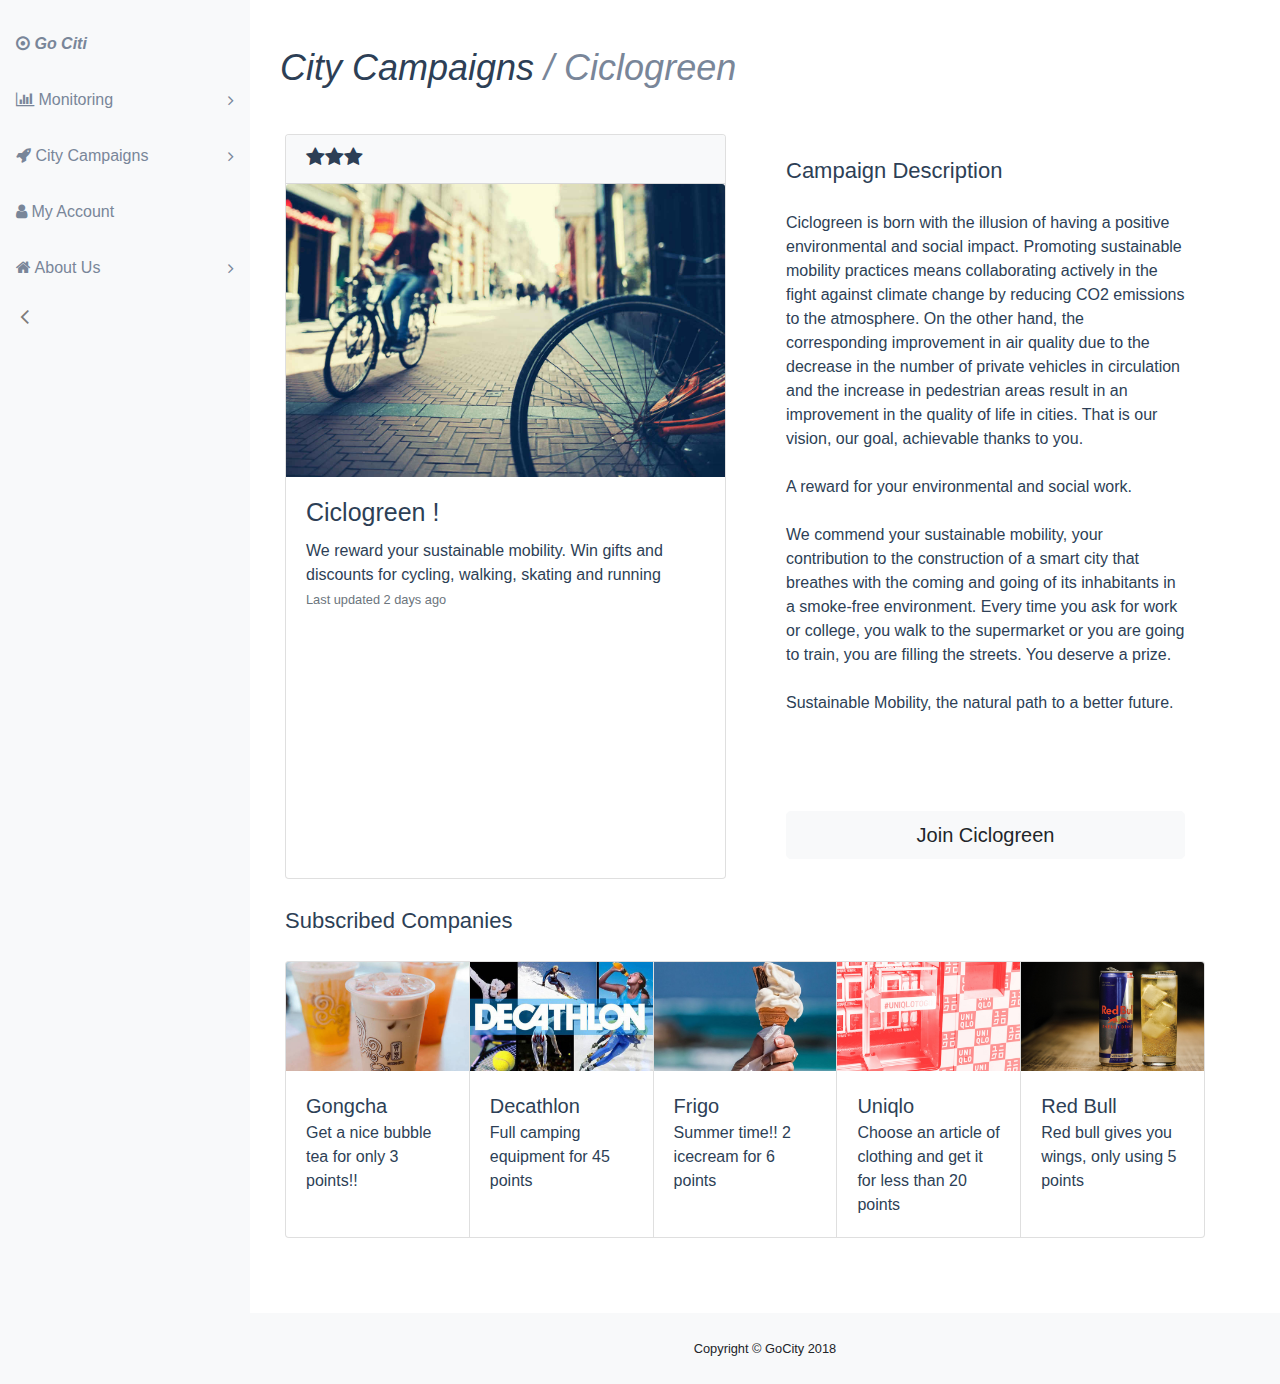
<file: cam-ciclogreen.html>
<!DOCTYPE html>
<html lang="en">

<head>
  <meta charset="utf-8">
  <meta http-equiv="X-UA-Compatible" content="IE=edge">
  <meta name="viewport" content="width=device-width, initial-scale=1, shrink-to-fit=no">
  <meta name="description" content="">
  <meta name="author" content="">
  <title>Go City !</title>
  <!-- Bootstrap core CSS-->
  <link href="vendor/bootstrap/css/bootstrap.min.css" rel="stylesheet">
  <!-- Custom fonts for this template-->
  <link href="vendor/font-awesome/css/font-awesome.min.css" rel="stylesheet" type="text/css">
  <!-- Custom styles for this template-->
  <link href="css/sb-admin.css" rel="stylesheet">
</head>

<body class="sticky-footer bg-light" id="page-top">
  <!-- Navigation-->
  <nav class="navbar-expand-lg navbar-light bg-light static-top" id="mainNav">
    <!-- <a class="navbar-brand" href="newNAVBAR-closed.html">Go City !</a> -->
    <button class="navbar-toggler navbar-toggler-right" type="button" data-toggle="collapse" data-target="#navbarResponsive" aria-controls="navbarResponsive" aria-expanded="false" aria-label="Toggle navigation">
      <span class="navbar-toggler-icon"></span>
    </button>
    <div class="collapse navbar-collapse" id="navbarResponsive">
      <ul class="navbar-nav navbar-sidenav" id="exampleAccordion">

        <li class="nav-item" data-toggle="tooltip" data-placement="right" title="GoCity">
          <a class="nav-link" href="index.html">
            <i class="fa fa-dot-circle-o"></i>
            <span class="nav-link-text"><b><i>Go Citi</i></b></span>
          </a>
        </li>
        <li class="nav-item" data-toggle="tooltip" data-placement="right" title="Monitoring">
          <a class="nav-link nav-link-collapse collapsed" data-toggle="collapse" href="#collapseMonitoring" data-parent="#exampleAccordion" href="Campaigns.html">
            <i class="fa fa-bar-chart"></i>
            <span class="nav-link-text">Monitoring</span>
          </a>
          <ul class="sidenav-second-level collapse" id="collapseMonitoring">
            <li>
              <a href="MonitoringMob.html">Mobility</a>
            </li>
            <li>
              <a>Built Environment</a>
            </li>
            <li>
              <a href="MonitoringEnviro.html">Environmental Cleanliness</a>
            </li>
            <li>
              <a>Ressource Efficiency</a>
            </li>
            <li>
              <a>Daily Needs</a>
            </li>
            <li>
              <a href="MonitoringBarcelona.html">Smart Citizen</a>
            </li>
          </ul>
        </li>
        <li class="nav-item" data-toggle="tooltip" data-placement="right" title="Campaigns">
          <a class="nav-link nav-link-collapse collapsed" data-toggle="collapse" href="#collapseCampaigns" data-parent="#exampleAccordion" href="Campaigns.html">
            <i class="fa fa-rocket"></i>
            <span class="nav-link-text">City Campaigns</span>
          </a>
          <ul class="sidenav-second-level collapse" id="collapseCampaigns">
            <li>
              <a href="CityCampaigns.html">Latest</a>
            </li>
            <!-- <li>
              <a href="CityCampaigns.html">Rewards</a>
            </li> -->
            <!-- <li>
              <a href="CityCampaigns.html">Number of Points</a>
            </li>
            <li>
              <a href="CityCampaigns.html">Required Timespan</a>
            </li> -->
            <!-- <li>
              <a href="CityCampaigns.html">Scale Impact</a>
            </li> -->
            <li>
              <a href="CampaignForm.html">Add Campaign</a>
            </li>
          </ul>
        </li>
        <li class="nav-item" data-toggle="tooltip" data-placement="right" title="MyAccount">
          <a class="nav-link" href="MyAccount.html">
            <i class="fa fa-user"></i>
            <span class="nav-link-text">My Account</span>
          </a>
        </li>
        <li class="nav-item" data-toggle="tooltip" data-placement="right" title="AboutUs">
          <a class="nav-link nav-link-collapse collapsed" data-toggle="collapse" href="#collapseAboutUs" data-parent="#exampleAccordion">
            <i class="fa fa-home"></i>
            <span class="nav-link-text">About Us</span>
          </a>
          <ul class="sidenav-second-level collapse" id="collapseAboutUs">
            <li>
              <a href="What.html">What do we do?</a>
            </li>
            <!-- <li>
              <a href="What.html #How">How does it work?</a>
            </li> -->
          </ul>
        </li>
        <ul class="navbar-nav sidenav-toggler">
          <li class="nav-item">
            <a class="nav-link text-center" id="sidenavToggler">
              <i class="fa fa-fw fa-angle-left" style="font-size:25px"; height="50px"></i>
            </a>
          </li>
        </ul>
      </ul>

    </div>
  </nav>
  <div class="content-wrapper">
    <div class="container-fluid" id="myspace">



      <div class=intro-text id=intro-text>
          <!-- <a class="nav-link text-left" href="CityCampaigns.html"><pi class="fa fa-fw fa-angle-left"style="font-size:40px"></pi> -->
          <h2><a href="CityCampaigns.html">City Campaigns</a><span class="secondary-text"> / Ciclogreen</span></h2>
      </div>
      </br>


      <!-- <hr> -->


    <!--City Campaigns-->
  <div class="campaign" id="campaign">

  <div class="card-deck" >
      <div class="card mb-6">
        <div class ="card-header" style="background:#f8f9fa"><i class="fa fa-star"></i><i class="fa fa-star"></i><i class="fa fa-star"></i></div>
        <img class="card-img-top" src="images/campaigns/ciclogreen-2.jpg" alt="ciclogreen">
          <div class="card-body">
          <h5 class="card-title">Ciclogreen !</h5>
          <p2 class="card-text">We reward your sustainable mobility. Win gifts and discounts for cycling, walking, skating and running</p2>
        </br><p2 class="card-text"><small class="text-muted">Last updated 2 days ago</small></p2>
        </div>
      </div>
      <div class="card mb-6 border-0">
          <div class="card-body">
            <h7 class="card-title">Campaign Description</h7></br></br>
            <p2 class="card-text">Ciclogreen is born with the illusion of having a positive environmental and social impact. Promoting sustainable mobility practices means collaborating actively in the fight against climate change by reducing CO2 emissions to the atmosphere. On the other hand, the corresponding improvement in air quality due to the decrease in the number of private vehicles in circulation and the increase in pedestrian areas result in an improvement in the quality of life in cities. That is our vision, our goal, achievable thanks to you.</br></br>A reward for your environmental and social work.</br></br>We commend your sustainable mobility, your contribution to the construction of a smart city that breathes with the coming and going of its inhabitants in a smoke-free environment. Every time you ask for work or college, you walk to the supermarket or you are going to train, you are filling the streets. You deserve a prize.
            </br></br>Sustainable Mobility, the natural path to a better future.</p2>
            </br></br></br></br></br>
            <a href="#" class="btn btn-light btn-lg btn-block" id="btn-join">Join Ciclogreen</a>
          </div>
      </div>

  </div>

  </div>

  <div class="sponsors" id="sponsors">

    <div class=intro-text id=intro-text>
        <h7>Subscribed Companies</h7>
    </div>
    </br>


    <div class="card-group">
      <div class="card">
          <img class="card-img-top" src="images/sponsors/gongcha.jpg" alt="gongcha">
          <div class="card-body">
            <h8 class="card-title">Gongcha</h8>
          </br><p2 class="card-text">Get a nice bubble tea for only 3 points!!</p2>
          </div>
        </div>
    <div class="card">
        <img class="card-img-top" src="images/sponsors/decathlon.jpg" alt="decathlon">
        <div class="card-body">
          <h8 class="card-title">Decathlon</h8>
        </br><p2 class="card-text">Full camping equipment for 45 points</p2>
        </div>
    </div>
    <div class="card">
      <img class="card-img-top" src="images/sponsors/icecream.jpg" alt="icecream">
      <div class="card-body">
        <h8 class="card-title">Frigo</h8>
      </br><p2 class="card-text">Summer time!! 2 icecream for 6 points</p2>
      </div>
    </div>
    <div class="card">
      <img class="card-img-top" src="images/sponsors/uniqlo.jpg" alt="uniqlo">
      <div class="card-body">
        <h8 class="card-title">Uniqlo</h8>
      </br><p2 class="card-text">Choose an article of clothing and get it for less than 20 points</p2>
      </div>
    </div>
    <div class="card">
      <img class="card-img-top" src="images/sponsors/redbull.jpg" alt="redbull">
      <div class="card-body">
        <h8 class="card-title">Red Bull</h8>
      </br><p2 class="card-text">Red bull gives you wings, only using 5 points</p2>
      </div>
    </div>
  </div>

  </div>






  </div>


      <!-- Blank div to give the page height to preview the fixed vs. static navbar-->
      <!-- <div style="height: 1000px;"></div> -->
  </div>

    <!-- /.container-fluid-->
    <!-- /.content-wrapper-->
    <footer class="sticky-footer">
      <div class="container">
        <div class="text-center">
          <small>Copyright © GoCity 2018</small>
        </div>
      </div>
    </footer>
    <!-- Scroll to Top Button-->
    <a class="scroll-to-top rounded" href="#page-top">
      <i class="fa fa-angle-up"></i>
    </a>
    <!-- Logout Modal-->
    <!-- <div class="modal fade" id="exampleModal" tabindex="-1" role="dialog" aria-labelledby="exampleModalLabel" aria-hidden="true">
      <div class="modal-dialog" role="document">
        <div class="modal-content">
          <div class="modal-header">
            <h5 class="modal-title" id="exampleModalLabel">Ready to Leave?</h5>
            <button class="close" type="button" data-dismiss="modal" aria-label="Close">
              <span aria-hidden="true">×</span>
            </button>
          </div>
          <div class="modal-body">Select "Logout" below if you are ready to end your current session.</div>
          <div class="modal-footer">
            <button class="btn btn-secondary" type="button" data-dismiss="modal">Cancel</button>
            <a class="btn btn-primary" href="login.html">Logout</a>
          </div>
        </div>
      </div>
    </div> -->
    <!-- Bootstrap core JavaScript-->
    <script src="vendor/jquery/jquery.min.js"></script>
    <script src="vendor/bootstrap/js/bootstrap.bundle.min.js"></script>
    <!-- Core plugin JavaScript-->
    <script src="vendor/jquery-easing/jquery.easing.min.js"></script>
    <!-- Custom scripts for all pages-->
    <script src="js/sb-admin.min.js"></script>
    <!-- Custom scripts for this page-->
    <!-- Toggle between fixed and static navbar-->
    <!-- <script>
    $('#toggleNavPosition').click(function() {
      $('body').toggleClass('fixed-nav');
      $('nav').toggleClass('fixed-top static-top');
    }); -->

    <!-- </script> -->
    <!-- Toggle between dark and light navbar-->
    <!-- <script>
    $('#toggleNavColor').click(function() {
      $('nav').toggleClass('navbar-dark navbar-light');
      $('nav').toggleClass('bg-dark bg-light');
      $('body').toggleClass('bg-dark bg-light');
    });

    </script> -->
  </div>
</body>

</html>
</file>
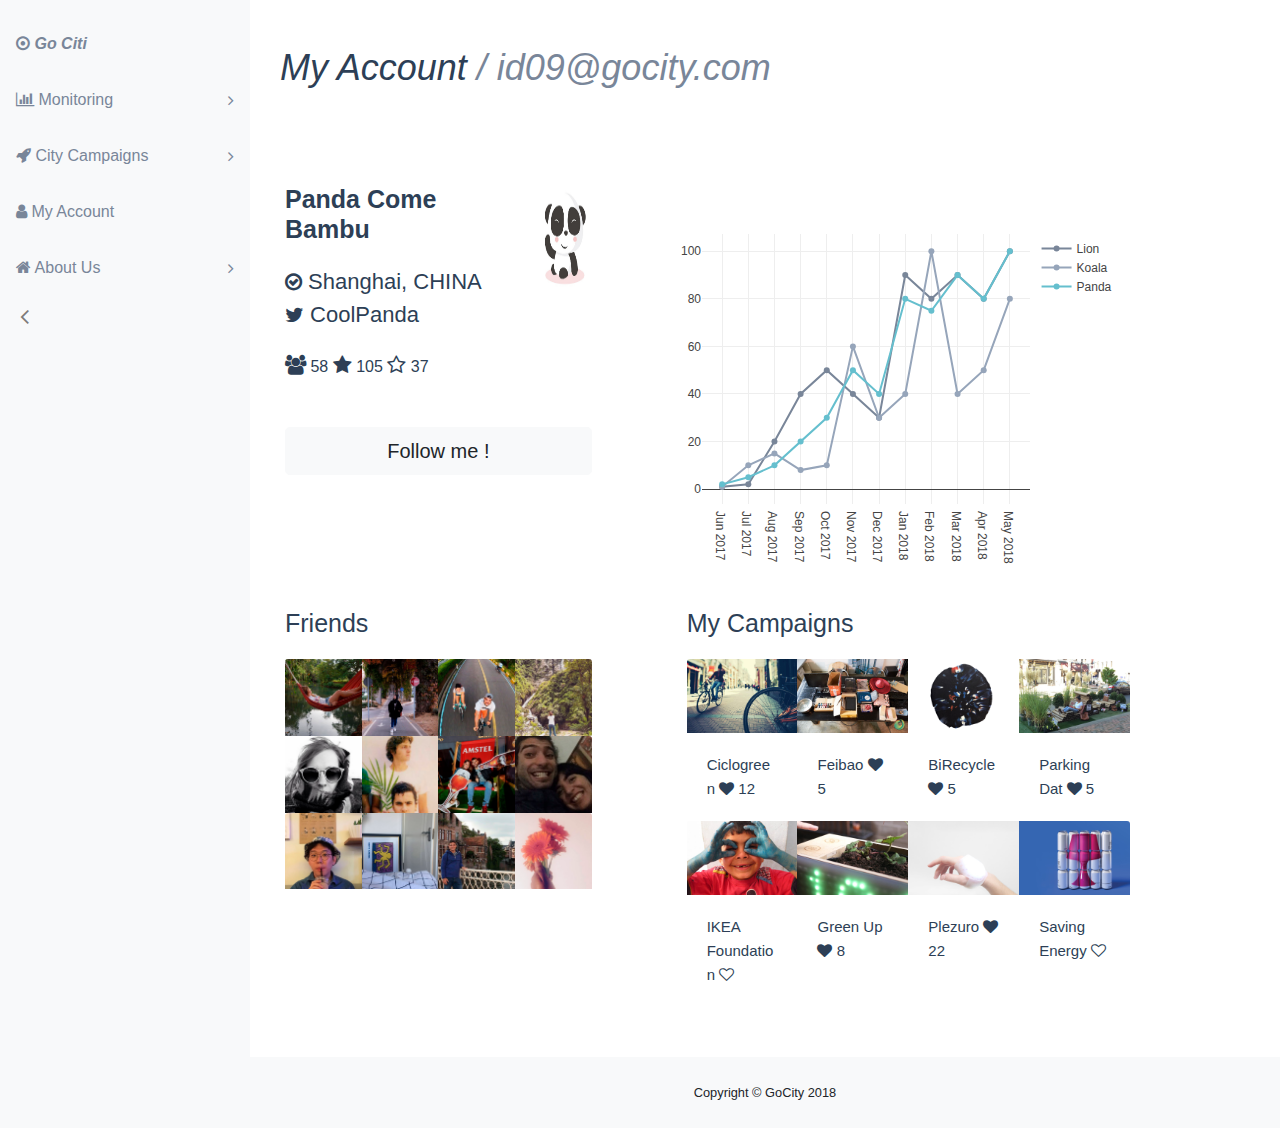
<file: MyAccount.html>
<!DOCTYPE html>
<html lang="en">

<head>
  <meta charset="utf-8">
  <meta http-equiv="X-UA-Compatible" content="IE=edge">
  <meta name="viewport" content="width=device-width, initial-scale=1, shrink-to-fit=no">
  <meta name="description" content="">
  <meta name="author" content="">
  <title>Go Citi !</title>
  <!-- Bootstrap core CSS-->
  <link href="vendor/bootstrap/css/bootstrap.min.css" rel="stylesheet">
  <!-- Custom fonts for this template-->
  <link href="vendor/font-awesome/css/font-awesome.min.css" rel="stylesheet" type="text/css">
  <!-- Custom styles for this template-->
  <link href="css/sb-admin.css" rel="stylesheet">
  <!-- Plotly.js -->
  <script src="https://cdn.plot.ly/plotly-latest.min.js"></script>
</head>

<body class="sticky-footer bg-light" id="page-top">
  <!-- Navigation-->
  <nav class="navbar-expand-lg navbar-light bg-light static-top" id="mainNav">
    <!-- <a class="navbar-brand" href="newNAVBAR-closed.html">Go City !</a> -->
    <button class="navbar-toggler navbar-toggler-right" type="button" data-toggle="collapse" data-target="#navbarResponsive" aria-controls="navbarResponsive" aria-expanded="false" aria-label="Toggle navigation">
      <span class="navbar-toggler-icon"></span>
    </button>
    <div class="collapse navbar-collapse" id="navbarResponsive">
      <ul class="navbar-nav navbar-sidenav" id="exampleAccordion">

        <li class="nav-item" data-toggle="tooltip" data-placement="right" title="Go City">
          <a class="nav-link" href="index.html">
            <i class="fa fa-dot-circle-o"></i>
            <span class="nav-link-text"><b><i>Go Citi</i></b></span>
          </a>
        </li>
        <li class="nav-item" data-toggle="tooltip" data-placement="right" title="Monitoring">
          <a class="nav-link nav-link-collapse collapsed" data-toggle="collapse" href="#collapseMonitoring" data-parent="#exampleAccordion" href="Campaigns.html">
            <i class="fa fa-bar-chart"></i>
            <span class="nav-link-text">Monitoring</span>
          </a>
          <ul class="sidenav-second-level collapse" id="collapseMonitoring">
            <li>
              <a href="MonitoringMob.html">Mobility</a>
            </li>
            <li>
              <a>Built Environment</a>
            </li>
            <li>
              <a href="MonitoringEnviro.html">Environmental Cleanleness</a>
            </li>
            <li>
              <a>Ressource Efficiency</a>
            </li>
            <li>
              <a>Daily Needs</a>
            </li>
            <li>
              <a href="MonitoringBarcelona.html">Smart Citizen</a>
            </li>
          </ul>
        </li>
        <li class="nav-item" data-toggle="tooltip" data-placement="right" title="City Campaigns">
          <a class="nav-link nav-link-collapse collapsed" data-toggle="collapse" href="#collapseCampaigns" data-parent="#exampleAccordion" href="Campaigns.html">
            <i class="fa fa-rocket"></i>
            <span class="nav-link-text">City Campaigns</span>
          </a>
          <ul class="sidenav-second-level collapse" id="collapseCampaigns">
            <li>
              <a href="CityCampaigns.html">Latest</a>
            </li>
            <!-- <li>
              <a href="CityCampaigns.html">Rewards</a>
            </li> -->
            <!-- <li>
              <a href="CityCampaigns.html">Number of Points</a>
            </li>
            <li>
              <a href="CityCampaigns.html">Required Timespan</a>
            </li> -->
            <!-- <li>
              <a href="CityCampaigns.html">Scale Impact</a>
            </li> -->
            <li>
              <a href="CampaignForm.html">Add Campaign</a>
            </li>
          </ul>
        </li>
        <li class="nav-item" data-toggle="tooltip" data-placement="right" title="My Account">
          <a class="nav-link" href="MyAccount.html">
            <i class="fa fa-user"></i>
            <span class="nav-link-text">My Account</span>
          </a>
        </li>
        <li class="nav-item" data-toggle="tooltip" data-placement="right" title="About Us">
          <a class="nav-link nav-link-collapse collapsed" data-toggle="collapse" href="#collapseAboutUs" data-parent="#exampleAccordion">
            <i class="fa fa-home"></i>
            <span class="nav-link-text">About Us</span>
          </a>
          <ul class="sidenav-second-level collapse" id="collapseAboutUs">
            <li>
              <a href="What.html">What do we do?</a>
            </li>
            <!-- <li>
              <a href="What.html #How">How does it work?</a>
            </li> -->
          </ul>
        </li>
        <ul class="navbar-nav sidenav-toggler">
          <li class="nav-item">
            <a class="nav-link text-center" id="sidenavToggler">
              <i class="fa fa-fw fa-angle-left" style="font-size:25px"; height="50px"></i>
            </a>
          </li>
        </ul>
        <!-- <div class=arrow id="arrow">
            <a class="text-center btn-block" id="sidenavToggler">
            <pu class="fa fa-fw fa-angle-left"style="font-size:40px"></pu>
        </div> -->

      </ul>




    </div>
  </nav>
  <div class="content-wrapper">
    <div class="container-fluid" id="myspace">
      <!-- Breadcrumbs-->
      <!-- <ol class="breadcrumb">
        <li class="breadcrumb-item">
          <a href="#">Dashboard</a>
        </li>
        <li class="breadcrumb-item active">Navbar</li>
      </ol> -->

      <!-- <div class=intro-text id=intro-text>
          <a class="nav-link text-left" id="sidenavToggler"><pi class="fa fa-fw fa-angle-left"style="font-size:40px"></pi>
          <span>City Campaigns</span><span class="secondary-text"> / Green Up</span></a>
      </div>
      </br> -->

      <div class=intro-text id=intro-text>
        <!-- <a class="nav-link text-left" href="CityCampaigns.html"><pi class="fa fa-fw fa-angle-left"style="font-size:40px"></pi> -->
        <h2><a href="CityCampaigns.html">My Account</a><span class="secondary-text"> / id09@gocity.com</span></h2>

      </div>
      </br>


      <!-- <hr> -->


    <!--My MyAccount-->
  <div class="campaign" id="campaign">

  <div class="row">
  <div class = "col-4 border-0" id="user">
    <div class="row">
      <div class= "col-9">
            <!-- <div class="col-4 border-0" id="user"> -->
              <div class="card border-0">
                  <div class="user-pad">
                      <h5><b>Panda Come Bambu</b></h5>
                      <h7 class="white"><i class="fa fa-check-circle-o" style="font-size:20px"></i> Shanghai, CHINA</h7></br>
                      <h7 class="white"><i class="fa fa-twitter" style="font-size:20px"></i> CoolPanda</h7>
                  </div>
              </div>
            <!-- </div> -->
      </div>
      <div class="col-3">
        <img class="card-img-top" src="images/myaccount/panda.jpg" width="110" height="110" alt="panda">
      </div>
      <div class="card-text col-12">
      </br><p2><i class="fa fa-users" style="font-size:20px"></i> 58 <i class="fa fa-star" style="font-size:20px"></i> 105 <i class="fa fa-star-o" style="font-size:20px"></i> 37 </p2>
        </br></br></br>
        <a href="#" class="btn btn-light btn-lg btn-block" id="btn-join">Follow me !</a>
      </div>
    </div>
  </div>

  <div class= "col-8">

      <div id="usersday"></div>

  </div>
  </div>
</br>
  <div class="row">
    <div class= "col-4">

        <h5>Friends</h5>
        <div class="card-group">
          <div class="card border-0">
              <img class="card-img-top" src="images/myaccount/foto1.jpg" alt="foto1">
          </div>
          <div class="card border-0">
            <img class="card-img-top" src="images/myaccount/foto2.jpg" alt="foto2">
          </div>
          <div class="card border-0">
            <img class="card-img-top" src="images/myaccount/foto3.jpg" alt="foto3">
          </div>
          <div class="card border-0">
            <img class="card-img-top" src="images/myaccount/foto10.jpg" alt="foto3">
          </div>
        </div>
        <div class="card-group">
          <div class="card border-0">
              <img class="card-img-top" src="images/myaccount/foto4.jpg" alt="foto1">
          </div>
          <div class="card border-0">
            <img class="card-img-top" src="images/myaccount/foto5.jpg" alt="foto2">
          </div>
          <div class="card border-0">
            <img class="card-img-top" src="images/myaccount/foto6.jpg" alt="foto3">
          </div>
          <div class="card border-0">
            <img class="card-img-top" src="images/myaccount/foto11.jpg" alt="foto3">
          </div>
        </div>
        <div class="card-group">
          <div class="card border-0">
              <img class="card-img-top" src="images/myaccount/foto7.jpg" alt="foto1">
          </div>
          <div class="card border-0">
            <img class="card-img-top" src="images/myaccount/foto8.jpg" alt="foto2">
          </div>
          <div class="card border-0">
            <img class="card-img-top" src="images/myaccount/foto9.jpg" alt="foto3">
          </div>
          <div class="card border-0">
            <img class="card-img-top" src="images/myaccount/foto12.jpg" alt="foto3">
          </div>
        </div>

  </div>
  <div class= "col-8" id="accountcampaigns">

  <h5>My Campaigns</h5>
  <div class="card-group">
    <div class="card border-0">
        <img class="card-img-top" src="images/campaigns/ciclogreen-2.jpg" alt="gongcha">
        <div class="card-body">
          <h9 class="card-title">Ciclogreen <i class="fa fa-heart"></i> 12</h9>
        </div>
    </div>
    <div class="card border-0">
      <img class="card-img-top" src="images/campaigns/feibao.jpg" alt="decathlon">
      <div class="card-body">
        <h9 class="card-title">Feibao <i class="fa fa-heart"></i> 5</h9>
    </div>
    </div>
    <div class="card border-0">
      <img class="card-img-top" src="images/campaigns/birecycle-2.jpg" alt="decathlon">
      <div class="card-body">
        <h9 class="card-title">BiRecycle <i class="fa fa-heart"></i> 5</h9>
    </div>
    </div>
    <div class="card border-0">
      <img class="card-img-top" src="images/campaigns/parking-day-2.jpg" alt="decathlon">
      <div class="card-body">
        <h9 class="card-title">Parking Dat <i class="fa fa-heart"></i> 5</h9>
    </div>
    </div>
  </div>
  <div class="card-group">
    <div class="card border-0">
      <img class="card-img-top" src="images/campaigns/ikeafound.jpg" alt="icecream">
      <div class="card-body">
        <h9 class="card-title">IKEA Foundation <i class="fa fa-heart-o"></i></h9>
      </div>
    </div>
    <div class="card border-0">
      <img class="card-img-top" src="images/campaigns/greenup-2.jpg" alt="uniqlo">
      <div class="card-body">
        <h9 class="card-title">Green Up <i class="fa fa-heart"></i> 8</h9>
      </div>
    </div>
    <div class="card border-0">
      <img class="card-img-top" src="images/campaigns/plezuro.jpg" alt="uniqlo">
      <div class="card-body">
        <h9 class="card-title">Plezuro <i class="fa fa-heart"></i> 22</h9>
      </div>
    </div>
    <div class="card border-0">
      <img class="card-img-top" src="images/campaigns/ikea.jpg" alt="uniqlo">
      <div class="card-body">
        <h9 class="card-title">Saving Energy <i class="fa fa-heart-o"></i></h9>
      </div>
    </div>
  </div>
</div>


</div>
</div>






</div>


      <!-- Blank div to give the page height to preview the fixed vs. static navbar-->
      <!-- <div style="height: 1000px;"></div> -->
  </div>

    <!-- /.container-fluid-->
    <!-- /.content-wrapper-->

   <!-- footer -->

    <footer class="sticky-footer">
      <div class="container">
        <div class="text-center">
          <small>Copyright © GoCity 2018</small>
        </div>
      </div>
    </footer>

    <!-- Scroll to Top Button-->
    <a class="scroll-to-top rounded" href="#page-top">
      <i class="fa fa-angle-up"></i>
    </a>
    <!-- Logout Modal-->
    <!-- <div class="modal fade" id="exampleModal" tabindex="-1" role="dialog" aria-labelledby="exampleModalLabel" aria-hidden="true">
      <div class="modal-dialog" role="document">
        <div class="modal-content">
          <div class="modal-header">
            <h5 class="modal-title" id="exampleModalLabel">Ready to Leave?</h5>
            <button class="close" type="button" data-dismiss="modal" aria-label="Close">
              <span aria-hidden="true">×</span>
            </button>
          </div>
          <div class="modal-body">Select "Logout" below if you are ready to end your current session.</div>
          <div class="modal-footer">
            <button class="btn btn-secondary" type="button" data-dismiss="modal">Cancel</button>
            <a class="btn btn-primary" href="login.html">Logout</a>
          </div>
        </div>
      </div>
    </div> -->
    <!-- Bootstrap core JavaScript-->
    <script src="vendor/jquery/jquery.min.js"></script>
    <script src="vendor/bootstrap/js/bootstrap.bundle.min.js"></script>
    <!-- Core plugin JavaScript-->
    <script src="vendor/jquery-easing/jquery.easing.min.js"></script>
    <!-- Custom scripts for all pages-->
    <script src="js/sb-admin.min.js"></script>
    <!-- Custom scripts for this page-->
    <script src="js/sb-admin-myaccount.js"></script>
    <!-- Toggle between fixed and static navbar-->
    <!-- <script>
    $('#toggleNavPosition').click(function() {
      $('body').toggleClass('fixed-nav');
      $('nav').toggleClass('fixed-top static-top');
    }); -->

    <!-- </script> -->
    <!-- Toggle between dark and light navbar-->
    <!-- <script>
    $('#toggleNavColor').click(function() {
      $('nav').toggleClass('navbar-dark navbar-light');
      $('nav').toggleClass('bg-dark bg-light');
      $('body').toggleClass('bg-dark bg-light');
    });

    </script> -->
  </div>
</body>

</html>
</file>
<file: css/sb-admin.css>
html {
  position: relative;
  min-height: 100%;
}

body {
  overflow-x: hidden;
}

body.sticky-footer {
  margin-bottom: 0px;
}


body.sticky-footer .content-wrapper {
  min-height: calc(100vh - 20px - 0px);
  max-height: none;
}

body.fixed-nav {
  padding-top: 56px;
}

.content-wrapper {
  min-height: calc(100vh - 56px);
  padding-top: 1rem;
}


h1 {

  padding-top: 20px;
  padding-left: 40px;
  font-size: 70px;
  font-weight: 500;
  color: #2d3f56;
  margin: 0 0 21px 0;
  }

h0 {

    /* padding-top: 10px; */
    padding-left: 40px;
    font-size: 120px;
    font-weight: 500;
    color: #2d3f56;
    margin: 0 0 21px 0;
    }



h2 {

  padding-top: 20px;
  padding-left: 20px;
  font-size: 36px;
  font-weight: 500;
  color: #2d3f56;
  margin: 0 0 21px 0;
  font-style: italic;
  }

h22 {

  padding-bottom: 20px;
  font-size: 36px;
  font-weight: 500;
  color: #2d3f56;
  margin: 0 0 21px 0;
  font-style: italic;
  }

h5 {

  font-size: 25px;
  font-weight: 500;
  color: #2d3f56;
  margin: 0 0 21px 0;
  }

h55 {

  font-size: 16px;
  font-weight: 400;
  color: #2d3f56;
  margin: 0 0 21px 0;
  background-color: #00fff0;
  }

h5ne {

  font-size: 35px;
  font-weight: 500;
  color: #00fff0;
  margin: 0 0 21px 0;
  }


h5or {

  font-size: 32px;
  font-weight: 500;
  color: #ffce00;
  margin: 0 0 21px 0;
  }

h5no {

  font-size: 32px;
  font-weight: 500;
  color: #c8ff00;
  margin: 0 0 21px 0;
  }



h2ne {

  font-size: 65px;
  font-weight: 500;
  color: #00fff0;
  margin: 0 0 21px 0;
  }

h12 {

  font-size: 16px;
  font-weight: 600;
  color: #2d3f56;
  margin: 0 0 21px 0;
  background-color: #00fff0;
  padding-bottom: 10px;
  }

h13 {

  font-size: 18px;
  font-weight: 600;
  color: #00fff0;
  /* margin: 0 0 21px 0; */
  padding-bottom: 10px;
  }

h14 {

  font-size: 30px;
  font-weight: 600;
  color: #00fff0;
  /* margin: 0 0 21px 0; */
  padding-bottom: 10px;
  }


h6 {

  font-size: 25px;
  font-weight: 500;
  color: #f8f9fa;
  margin: 0 0 21px 0;

  }

h7 {

  font-size: 22px;
  font-weight: 500;
  color: #2d3f56;
  margin: 0 0 21px 0;
  padding-bottom: 10px;
  }


h8 {

  font-size: 20px;
  font-weight: 500;
  color: #2d3f56;
  margin: 0 0 21px 0;
  padding-bottom: 10px;
  }

h9 {

  font-size: 15px;
  font-weight: 500;
  color: #2d3f56;
  margin: 0 0 21px 0;
  }


p {

  padding-left: 40px;
  font-size: 16px;
  font-weight: 400;
  color: #2d3f56;
  margin: 0 0 21px 0;
  }

por {

  /* padding-left: 40px; */
  font-size: 14px;
  font-weight: 200;
  color: #ffce00;
  margin: 0 0 21px 0;
  }

pno {

  /* padding-left: 40px; */
  font-size: 14px;
  font-weight: 200;
  color: #c8ff00;
  margin: 0 0 21px 0;
  }


p2 {

  font-size: 16px;
  font-weight: 400;
  color: #2d3f56;
  margin: 0 0 21px 0;
  }

p3 {

  font-size: 16px;
  font-weight: 400;
  color: #f8f9fa;
  margin: 0 0 21px 0;
  }

pi {

  font-weight: 400;
  color: #798699;
  margin: 0 0 0px 0;
  }



pi:hover {

  font-weight: 400;
  color: #2d3f56;
  margin: 0 0 0px 0;
  opacity: 0.8;
  filter: alpha(opacity=80);
  -o-transition-duration: 0.5s;
  -moz-transition-duration: 0.5s;
  -webkit-transition-duration: 0.5s;
  transition-duration: 0.5s;
  }

#mapid {
      width:100%;
      height: 400px;
}

#mapid2 {
      width:100%;
      height: 400px;
}

#mychart {}



/* pu {

    height: 50px;
    padding-top: 200px;
    font-weight: 400;
    color: #2d3f56;
    margin: 0 0 0px 0;
    }FFFF



pu:hover {

    font-weight: 400;
    color: #798699;
    margin: 0 0 0px 0;
    opacity: 0.8;
    filter: alpha(opacity=80);
    -o-transition-duration: 0.5s;
    -moz-transition-duration: 0.5s;
    -webkit-transition-duration: 0.5s;
    transition-duration: 0.5s;
    }
 */

.bg-newneon {
  color: #00fff0;
  background-color: #00fff0;
}

.bg-newdark {
  color: #2d3f56;
  background-color: #2d3f56;
}

.scroll-to-top {
  position: fixed;
  right: 15px;
  bottom: 3px;
  display: none;
  width: 50px;
  height: 50px;
  text-align: center;
  color: white;
  background: #798699;
  line-height: 45px;
}

.scroll-to-top:focus, .scroll-to-top:hover {
  color: white;
}

.scroll-to-top:hover {
  position: fixed;
  right: 15px;
  bottom: 3px;
  display: none;
  width: 50px;
  height: 50px;
  text-align: center;
  color: white;
  background: #2d3f56;
  line-height: 45px;
  -o-transition-duration: 0.5s;
  -moz-transition-duration: 0.5s;
  -webkit-transition-duration: 0.5s;
  transition-duration: 0.5s;
}

.scroll-to-top i {
  font-weight: 800;
}

.smaller {
  font-size: 0.7rem;
}

.o-hidden {
  overflow: hidden !important;
}

.z-0 {
  z-index: 0;
}

.z-1 {
  z-index: 1;
}

#mainNav .navbar-collapse {
  overflow: auto;
  max-height: 75vh;
}

#mainNav .navbar-collapse .navbar-nav .nav-item .nav-link {
  cursor: pointer;
}

#mainNav .navbar-collapse .navbar-sidenav .nav-link-collapse:after {
  float: right;
  content: '\f107';
  font-family: 'FontAwesome';
}

#mainNav .navbar-collapse .navbar-sidenav .nav-link-collapse.collapsed:after {
  content: '\f105';
}

#mainNav .navbar-collapse .navbar-sidenav .sidenav-second-level,
#mainNav .navbar-collapse .navbar-sidenav .sidenav-third-level {
  padding-left: 0;
}

#mainNav .navbar-collapse .navbar-sidenav .sidenav-second-level > li > a,
#mainNav .navbar-collapse .navbar-sidenav .sidenav-third-level > li > a {
  display: block;
  padding: 0.5em 0;
}

#mainNav .navbar-collapse .navbar-sidenav .sidenav-second-level > li > a:focus, #mainNav .navbar-collapse .navbar-sidenav .sidenav-second-level > li > a:hover,
#mainNav .navbar-collapse .navbar-sidenav .sidenav-third-level > li > a:focus,
#mainNav .navbar-collapse .navbar-sidenav .sidenav-third-level > li > a:hover {
  text-decoration: none;
}

#mainNav .navbar-collapse .navbar-sidenav .sidenav-second-level > li > a {
  padding-left: 1em;
}

#mainNav .navbar-collapse .navbar-sidenav .sidenav-third-level > li > a {
  padding-left: 2em;
}

#mainNav .navbar-collapse .sidenav-toggler {
  display: none;
}

#mainNav .navbar-collapse .navbar-nav > .nav-item.dropdown > .nav-link {
  position: relative;
  min-width: 45px;
}

#mainNav .navbar-collapse .navbar-nav > .nav-item.dropdown > .nav-link:after {
  float: right;
  width: auto;
  content: '\f105';
  border: none;
  font-family: 'FontAwesome';
}

#mainNav .navbar-collapse .navbar-nav > .nav-item.dropdown > .nav-link .indicator {
  position: absolute;
  top: 5px;
  left: 21px;
  font-size: 10px;
}

#mainNav .navbar-collapse .navbar-nav > .nav-item.dropdown.show > .nav-link:after {
  content: '\f107';
}

#mainNav .navbar-collapse .navbar-nav > .nav-item.dropdown .dropdown-menu > .dropdown-item > .dropdown-message {
  overflow: hidden;
  max-width: none;
  text-overflow: ellipsis;
}

/* #arrow{


  background: #798699;
  height: 200px;
} */

@media (min-width: 992px) {
  #mainNav .navbar-brand {
    width: 250px;
  }
  #mainNav .navbar-collapse {
    overflow: visible;
    max-height: none;
  }
  #mainNav .navbar-collapse .navbar-sidenav {
    position: absolute;
    top: 0;
    left: 0px;
    -webkit-flex-direction: column;
    -ms-flex-direction: column;
    flex-direction: column;
    margin-top: 16px;
    height: 100%;

  }
  #mainNav .navbar-collapse .navbar-sidenav > .nav-item {
    width: 250px;
    padding: 0;
  }
  #mainNav .navbar-collapse .navbar-sidenav > .nav-item > .nav-link {
    padding: 1em;
  }
  #mainNav .navbar-collapse .navbar-sidenav > .nav-item .sidenav-second-level,
  #mainNav .navbar-collapse .navbar-sidenav > .nav-item .sidenav-third-level {
    padding-left: 0;
    list-style: none;
  }
  #mainNav .navbar-collapse .navbar-sidenav > .nav-item .sidenav-second-level > li,
  #mainNav .navbar-collapse .navbar-sidenav > .nav-item .sidenav-third-level > li {
    width: 250px;
  }
  #mainNav .navbar-collapse .navbar-sidenav > .nav-item .sidenav-second-level > li > a,
  #mainNav .navbar-collapse .navbar-sidenav > .nav-item .sidenav-third-level > li > a {
    padding: 1em;
  }
  #mainNav .navbar-collapse .navbar-sidenav > .nav-item .sidenav-second-level > li > a {
    padding-left: 2.75em;
  }
  #mainNav .navbar-collapse .navbar-sidenav > .nav-item .sidenav-third-level > li > a {
    padding-left: 3.75em;
  }
  #mainNav .navbar-collapse .navbar-nav > .nav-item.dropdown > .nav-link {
    min-width: 0;
  }
  #mainNav .navbar-collapse .navbar-nav > .nav-item.dropdown > .nav-link:after {
    width: 24px;
    text-align: center;
  }
  #mainNav .navbar-collapse .navbar-nav > .nav-item.dropdown .dropdown-menu > .dropdown-item > .dropdown-message {
    max-width: 300px;
  }
}

#mainNav.fixed-top .sidenav-toggler {
  display: none;
}

@media (min-width: 992px) {
  #mainNav.fixed-top .navbar-sidenav {
    height: calc(100vh - 112px);
  }
  #mainNav.fixed-top .sidenav-toggler {
    position: absolute;
    top: 0;
    left: 0;
    display: flex;
    -webkit-flex-direction: column;
    -ms-flex-direction: column;
    flex-direction: column;
    margin-top: calc(100vh - 56px);
  }
  #mainNav.fixed-top .sidenav-toggler > .nav-item {
    width: 250px;
    padding: 0;
  }
  #mainNav.fixed-top .sidenav-toggler > .nav-item > .nav-link {
    padding: 1em;
  }
}

#mainNav.fixed-top.navbar-dark .sidenav-toggler {
  background-color: #212529;
}

#mainNav.fixed-top.navbar-dark .sidenav-toggler a i {
  color: #2d3f56;
}

#mainNav.fixed-top.navbar-light .sidenav-toggler {
  background-color: #2d3f56;
}

#mainNav.fixed-top.navbar-light .sidenav-toggler a i {
  color:#798699;
}

body.sidenav-toggled #mainNav.fixed-top .sidenav-toggler {
  overflow-x: hidden;
  width: 55px;
}

body.sidenav-toggled #mainNav.fixed-top .sidenav-toggler .nav-item,
body.sidenav-toggled #mainNav.fixed-top .sidenav-toggler .nav-link {
  width: 55px !important;
}

#intro-text a{

  font-size: 36px;
  font-weight: 500;
  color: #2d3f56;
  margin: 0 0 0px 0;
  font-style: italic;
  padding-top: 30px;

}

#intro-text .secondary-text{

  font-size: 36px;
  font-weight: 300;
  color: #798699;
  margin: 0 0 0px 0;
  font-style: italic;
  padding-top: 30px;

}

}
/* body.sidenav-toggled #mainNav.fixed-top #sidenavToggler i {
  -webkit-transform: scaleX(-1);
  -moz-transform: scaleX(-1);
  -o-transform: scaleX(-1);
  transform: scaleX(-1);
  filter: FlipH;
  -ms-filter: 'FlipH';
} */

#mainNav.static-top .sidenav-toggler {
  display: none;
  background: #2d3f56;
}

@media (min-width: 992px) {
  #mainNav.static-top .sidenav-toggler {
    display: flex;
  }
}

body.sidenav-toggled #mainNav.static-top #sidenavToggler i {
  -webkit-transform: scaleX(-1);
  -moz-transform: scaleX(-1);
  -o-transform: scaleX(-1);
  transform: scaleX(-1);
  filter: FlipH;
  -ms-filter: 'FlipH';
}

.content-wrapper {
  overflow-x: hidden;
  background: white;

}


@media (min-width: 992px) {
  .content-wrapper {
    margin-left: 250px;
  }
}

#sidenavToggler i {
  font-weight: 100;
}


.navbar-sidenav-tooltip.show {
  display: none;
}

@media (min-width: 992px) {
  body.sidenav-toggled .content-wrapper {
    margin-left: 55px;
  }
}

body.sidenav-toggled .navbar-sidenav {
  width: 55px;
}

body.sidenav-toggled .navbar-sidenav .nav-link-text {
  display: none;
}

body.sidenav-toggled .navbar-sidenav .nav-item,
body.sidenav-toggled .navbar-sidenav .nav-link {
  width: 55px !important;
}

body.sidenav-toggled .navbar-sidenav .nav-item:after,
body.sidenav-toggled .navbar-sidenav .nav-link:after {
  display: none;
}

body.sidenav-toggled .navbar-sidenav .nav-item {
  white-space: nowrap;
}

body.sidenav-toggled .navbar-sidenav-tooltip.show {
  display: flex;
}

#mainNav.

#mainNav.navbar-light .navbar-collapse .navbar-sidenav {
  background: #798699;
}

#mainNav.navbar-dark .navbar-collapse .navbar-sidenav .nav-link-collapse:after {
  color: #868e96;
}

#mainNav.navbar-dark .navbar-collapse .navbar-sidenav > .nav-item > .nav-link {
  color: #868e96;
}

#mainNav.navbar-dark .navbar-collapse .navbar-sidenav > .nav-item > .nav-link:hover {
  color: #adb5bd;
}

#mainNav.navbar-dark .navbar-collapse .navbar-sidenav > .nav-item .sidenav-second-level > li > a,
#mainNav.navbar-dark .navbar-collapse .navbar-sidenav > .nav-item .sidenav-third-level > li > a {
  color: #868e96;
}

#mainNav.navbar-dark .navbar-collapse .navbar-sidenav > .nav-item .sidenav-second-level > li > a:focus, #mainNav.navbar-dark .navbar-collapse .navbar-sidenav > .nav-item .sidenav-second-level > li > a:hover,
#mainNav.navbar-dark .navbar-collapse .navbar-sidenav > .nav-item .sidenav-third-level > li > a:focus,
#mainNav.navbar-dark .navbar-collapse .navbar-sidenav > .nav-item .sidenav-third-level > li > a:hover {
  color: #adb5bd;
}

#mainNav.navbar-dark .navbar-collapse .navbar-nav > .nav-item.dropdown > .nav-link:after {
  color: #adb5bd;
}

@media (min-width: 992px) {
  #mainNav.navbar-dark .navbar-collapse .navbar-sidenav {
    background: #343a40;
  }
  #mainNav.navbar-dark .navbar-collapse .navbar-sidenav li.active a {
    color: white !important;
    background-color: #495057;
  }
  #mainNav.navbar-dark .navbar-collapse .navbar-sidenav li.active a:focus, #mainNav.navbar-dark .navbar-collapse .navbar-sidenav li.active a:hover {
    color: white;
  }
  #mainNav.navbar-dark .navbar-collapse .navbar-sidenav > .nav-item .sidenav-second-level,
  #mainNav.navbar-dark .navbar-collapse .navbar-sidenav > .nav-item .sidenav-third-level {
    background: #343a40;
  }
}

#mainNav.navbar-light .navbar-collapse .navbar-sidenav {
  background: #f8f9fa;
}

#mainNav.navbar-light .navbar-collapse .navbar-sidenav .nav-link-collapse:after {
  color: #798699;
}

#mainNav.navbar-light .navbar-collapse .navbar-sidenav .nav-link-collapse:after:hover {
  color: #00fff0;
}

#mainNav.navbar-light .navbar-collapse .navbar-sidenav > .nav-item > .nav-link {
  color: #798699;
}

#mainNav.navbar-light .navbar-collapse .navbar-sidenav > .nav-item > .nav-link:hover {
  color: #2d3f56;
  background: #00fff0;
}

#mainNav.navbar-light .navbar-collapse .navbar-sidenav > .nav-item .sidenav-second-level > li > a,
#mainNav.navbar-light .navbar-collapse .navbar-sidenav > .nav-item .sidenav-third-level > li > a {
  color: #798699;
}

#mainNav.navbar-light .navbar-collapse .navbar-sidenav > .nav-item .sidenav-second-level > li > a:focus, #mainNav.navbar-light .navbar-collapse .navbar-sidenav > .nav-item .sidenav-second-level > li > a:hover,
#mainNav.navbar-light .navbar-collapse .navbar-sidenav > .nav-item .sidenav-third-level > li > a:focus,
#mainNav.navbar-light .navbar-collapse .navbar-sidenav > .nav-item .sidenav-third-level > li > a:hover {
  color: #2d3f56;
  background: #00fff0;
}

#mainNav.navbar-light .navbar-collapse .navbar-nav > .nav-item.dropdown > .nav-link:after {
  color: #798699;
}

@media (min-width: 992px) {
  #mainNav.navbar-light .navbar-collapse .navbar-sidenav {
    background: #f8f9fa;
  }
  #mainNav.navbar-light .navbar-collapse .navbar-sidenav li.active a {
    color: #000 !important;
    background-color: #e9ecef;
  }
  #mainNav.navbar-light .navbar-collapse .navbar-sidenav li.active a:focus, #mainNav.navbar-light .navbar-collapse .navbar-sidenav li.active a:hover {
    color: #000;
  }
  #mainNav.navbar-light .navbar-collapse .navbar-sidenav > .nav-item .sidenav-second-level,
  #mainNav.navbar-light .navbar-collapse .navbar-sidenav > .nav-item .sidenav-third-level {
    background: #f8f9fa;
  }
}

.card-body-icon {
  position: absolute;
  z-index: 0;
  top: -25px;
  right: -25px;
  font-size: 5rem;
  -webkit-transform: rotate(15deg);
  -ms-transform: rotate(15deg);
  transform: rotate(15deg);
}

@media (min-width: 576px) {
  .card-columns {
    column-count: 1;
  }
}

@media (min-width: 768px) {
  .card-columns {
    column-count: 2;
  }
}

@media (min-width: 1200px) {
  .card-columns {
    column-count: 2;
  }
}

.card-login {
  max-width: 25rem;
}

.card-register {
  max-width: 40rem;
}

footer.sticky-footer {
  position: absolute;
  right: 0;
  bottom: 0;
  width: 100%;
  height: 50px;
  background-color: #f8f9fa;
  line-height: 70px;
}

@media (min-width: 992px) {
  footer.sticky-footer {
    width: calc(100% - 250px);
  }
}

@media (min-width: 992px) {
  body.sidenav-toggled footer.sticky-footer {
    width: calc(100% - 55px);
  }
}

#introtext {
  padding-left: 40px;
}

#myintro {

  padding-top:10px;
  padding-left: 50px;
  padding-right: 50px;
  padding-bottom:100px;

}
#introcolumn{
  padding-right: 0px;
  padding-left: 0px;
}

#myspace{

  padding-top:10px;
  padding-left: 10px;
  padding-bottom:100px;
}

#introcolumn .card:hover{

  opacity: 0.8;
  filter: alpha(opacity=80);
  -o-transition-duration: 0.5s;
  -moz-transition-duration: 0.5s;
  -webkit-transition-duration: 0.5s;
  transition-duration: 0.5s;

}





/* City Campaigns */

#card-color {

  background: #798699;
}

#citycampaigns{

  padding-left: 20px;
  padding-right: 20px;
}

#citycampaigns .card-deck .card .card-header i{

  color:#2d3f56;
  font-size: 20px;
}

#citycampaigns .card-deck .card .card-header i:hover{

  color:#798699;
  font-size: 20px;
}

#citycampaigns .card:hover{

  opacity: 0.8;
  filter: alpha(opacity=80);
  -o-transition-duration: 0.5s;
  -moz-transition-duration: 0.5s;
  -webkit-transition-duration: 0.5s;
  transition-duration: 0.5s;
}

#citycampaigns .border-0 .card-body .btn-light{

  padding-left: 10px;
  color:#2d3f56;
  font-size: 20px;
  background:
}

#citycampaigns .row .col-sm-3 {

  padding-bottom: 30px;
}

#simplebox {
  align-items: left;
}

/* one campaign */

#campaign .card-deck .card .card-header i{

  color:#2d3f56;
  font-size: 20px;
}

#campaign .card-deck .card .card-header i:hover{

  color:#798699;
  font-size: 20px;
}

#campaign{

  padding-left: 25px;
}

#campaign .card-deck .border-0 {

  padding-left: 10px;
  padding-right: 60px;
}

#campaign .card-img-top:hover{

  opacity: 0.8;
  filter: alpha(opacity=80);
  -o-transition-duration: 0.5s;
  -moz-transition-duration: 0.5s;
  -webkit-transition-duration: 0.5s;
  transition-duration: 0.5s;

}

#campaign .fa:hover{

  opacity: 0.8;
  filter: alpha(opacity=80);
  -o-transition-duration: 0.5s;
  -moz-transition-duration: 0.5s;
  -webkit-transition-duration: 0.5s;
  transition-duration: 0.5s;

}

#mycentered {
  justify-content: center;
}

#newbott{
  color: #2d3f56;
}

#newbott:hover{
  color: #2d3f56;
  background: #00fff0;
}

#newbottac{
  color: #2d3f56;
  background: #00fff0;
}

/* Sponsors */

#sponsors {

  padding: 25px;
  padding-right: 60px;
}


/* form */

#contactForm {

  padding-left: 20px;
  padding-right: 700px;
}

.alert{
  text-align: center;
  padding: 10px;
  background:#79c879;
  color: #fff;
  margin-bottom:10px;
  display:none;
  }

/* my account*/

#followers {
  padding: 30px;
  padding-top: 50px;
  padding-bottom: : 50px;
}

#campaign .col-8 {

  padding-right: 150px;
}

#user {

  padding-top: 50px;
  padding-bottom: : 50px;
}

#myactivity {

  padding-left: 20px;
}

#accountcampaigns {

  padding-left: 80px;
}

/* #btn-join {

  padding-top: 20px
} */

/* #profile .col-4{
  padding-left: -50px;
} */

.card-columns {
  @include media-breakpoint-only(lg) {
    column-count: 4;
  }
  @include media-breakpoint-only(xl) {
    column-count: 5;
  }
  @include media-breakpoint-only(m) {
    column-count: 3;
  }
  @include media-breakpoint-only(sm) {
    column-count: 3;
  }
  @include media-breakpoint-only(xs) {
    column-count: 3;
  }
}

d {

    padding-left: 40px;
    font-size: 16px;
    font-weight: 400;
    color: #2d3f56;
    display: block;
    margin-top: 1em;
    margin-bottom: 1em;
    margin-left: 80px;
    margin-right: 80px;
  }

  .footer {
      position: bottom;
      left: 0;
      bottom: 0;
      width: 100%;
      height: 200px;
      background-color: #f8f9fa;
      color: #2d3f56;
      text-align: center;
  }

/* about */




e {

  padding-top: 20px;
  padding-left: 40px;
  font-size: 70px;
  font-weight: 500;
  color: #ffffff;
  margin: 0 0 21px 0;
  }

f {
    padding-left: 40px;
    padding-right: 40px;
    font-size: 16px;
    font-weight: 400;
    color: #2d3f56;
    display: block;
    margin-top: 1em;
    margin-bottom: 1em;
    margin-left: 100px;
    margin-right: 100px;
  }

g {

  font-size: 22px;
  font-weight: 500;
  color: #ffffff;
  margin: 0 0 21px 0;
  padding-bottom: 10px;
  }

k{
    padding-left: 40px;
    padding-right: 40px;
    font-size: 20px;
    font-weight: 400;
    color: #2d3f56;
    display: block;
    margin-top: 1em;
    margin-bottom: 1em;
    margin-left: 100px;
    margin-right: 100px;
  }


p_1 {

  padding-left: 40px;
  font-size: 14px;
  font-weight: 400;
  color: #2d3f56;
  margin: 0 0 21px 0;
  font-style: italic;
  }

p_2{
  padding-left: 40px;
  font-size: 12px;
  font-weight: 400;
  color: #2d3f56;
  margin: 0 0 21px 0;
}

p_3 {

  font-size: 25px;
  font-weight: 500;
  color: #ffffff;
  margin: 0 0 21px 0;
  padding-left: 40px;
  padding-right: 40px;

  }

p_4 {

  font-size: 16px;
  font-weight: 500;
  color: #ffffff;
  margin-top: 1em;
  margin-bottom: 1em;
  padding-left: 0px;
  padding-right: 100px;
  display: block;
  padding-left: 40px;
  padding-right: 40px;

  }

p_5 {

  padding-left: 10px;
  padding-right: 10px;
  font-size: 14px;
  font-weight: 400;
  color: #ffffff;
  display: block;
  margin-top: 1em;
  margin-bottom: 1em;

  }

 hr.divider {
  margin: 2em;
  color:  #ffffff;
}

.footer {
    position: bottom;
    left: 0;
    bottom: 0;
    width: 100%;
    height: 200px;
    background-color: #f8f9fa;
    color: #2d3f56;
    text-align: center;
}

 .container_1{
  width: 100%;
  position: relative;
  padding: 10px,10px,10px
}

.container img{
  width: 100%;
  height: 600px;
}

.text{
  color: white;
  font-size: 40px;
  position: relative;
  text-align: center;
  top: 50%;
  left: 50%;
  transform: translate(-50%,-50%);
  margin: 0 auto;
  width: 100%;
}

.card-img-new {
    width: 100%;
    height: 5vw;
    object-fit: contain;
}

/* padded section */
.pad-section {
  padding: 50px 0;
}
.pad-section img {
  width: 100%;
}

/* vertical-centered text */
.text-vcenter {
  display: table-cell;
  text-align: center;
  vertical-align: middle;
}

.text-acenter {
  display: table-cell;
  text-align: left;
  vertical-align: middle;
  margin-left: 10px;
  margin-right: 50%;
}

.text-bcenter {
  display: table-cell;
  text-align: right;
  vertical-align: middle;
  margin-left: 10px;
  margin-right: 50%;
}

/* additional sections */
#home {
  background: url(../images/what/OurStory.png) no-repeat center center fixed;
  display: table;
  height: 600px;
  position: relative;
  width: 100%;
  -webkit-background-size: cover;
  -moz-background-size: cover;
  -o-background-size: cover;
  background-size: cover;
}

#slide1 {
  background: url(../images/what/Users_1.png) no-repeat center center fixed;
  display: table;
  height: 500px;
  position: relative;
  width: 100%;
  -webkit-background-size: cover;
  -moz-background-size: cover;
  -o-background-size: cover;
  background-size: cover;
}

#slide2 {
  background: url(../images/what/Startups_1.png) no-repeat center center fixed;
  display: table;
  height: 500px;
  position: relative;
  width: 100%;
  -webkit-background-size: cover;
  -moz-background-size: cover;
  -o-background-size: cover;
  background-size: cover;
}

#slide3 {
  background: url(../images/what/Municipality_1.png) no-repeat center center fixed;
  display: table;
  height: 500px;
  position: relative;
  width: 100%;
  -webkit-background-size: cover;
  -moz-background-size: cover;
  -o-background-size: cover;
  background-size: cover;
}

#slide4 {
  background: url(../images/what/Sponser_1.png) no-repeat center center fixed;
  display: table;
  height: 500px;
  position: relative;
  width: 100%;
  -webkit-background-size: cover;
  -moz-background-size: cover;
  -o-background-size: cover;
  background-size: cover;
}

#about {
}

#services_1 {
  background-color: #ffffff;
  color: #2d3f56;
}
#services {
  background-color: #2d3f56;
  color: #ffffff;
}
#services .glyphicon {
  border: 2px solid #FFFFFF;
  border-radius: 50%;
  display: inline-block;
  font-size: 60px;
  height: 140px;
  line-height: 140px;
  text-align: center;
  vertical-align: middle;
  width: 140px;
}

#information {
  background: url(../images/what/Shanghai.jpg) no-repeat center center fixed;
  display: table;
  height: 600px;
  position: relative;
  width: 100%;
  -webkit-background-size: cover;
  -moz-background-size: cover;
  -o-background-size: cover;
  background-size: cover;
}
#information .panel {
  opacity: 0.85;
}

.panel{
  margin-left: 10px;
  margin-right: 10px;
}

/* citizen*/

#citizenbox {

  padding-left: 20px;
}


/* buttons */

/* #myspace .card-deck .card .card-body .button-on{
  background: #798699;
  color: #f8f9fa
 }
 */


/*footer */
</file>
